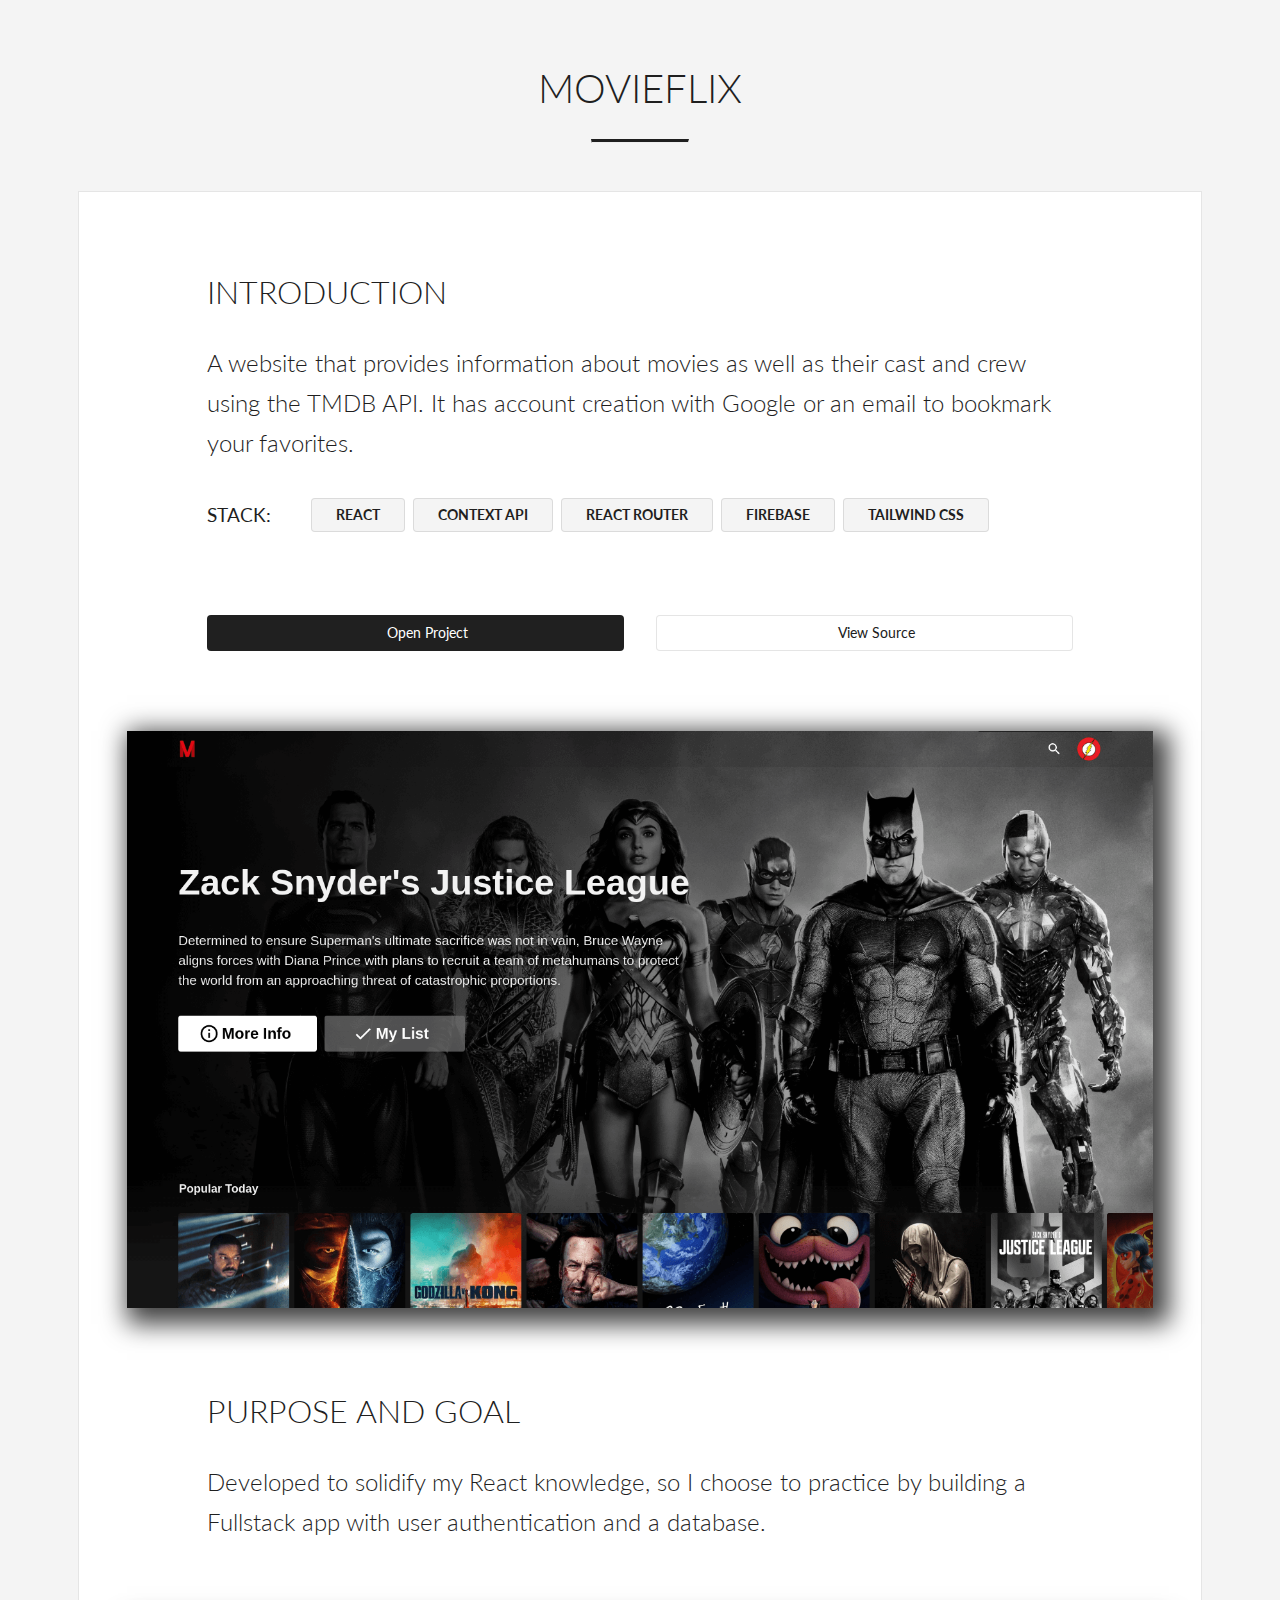
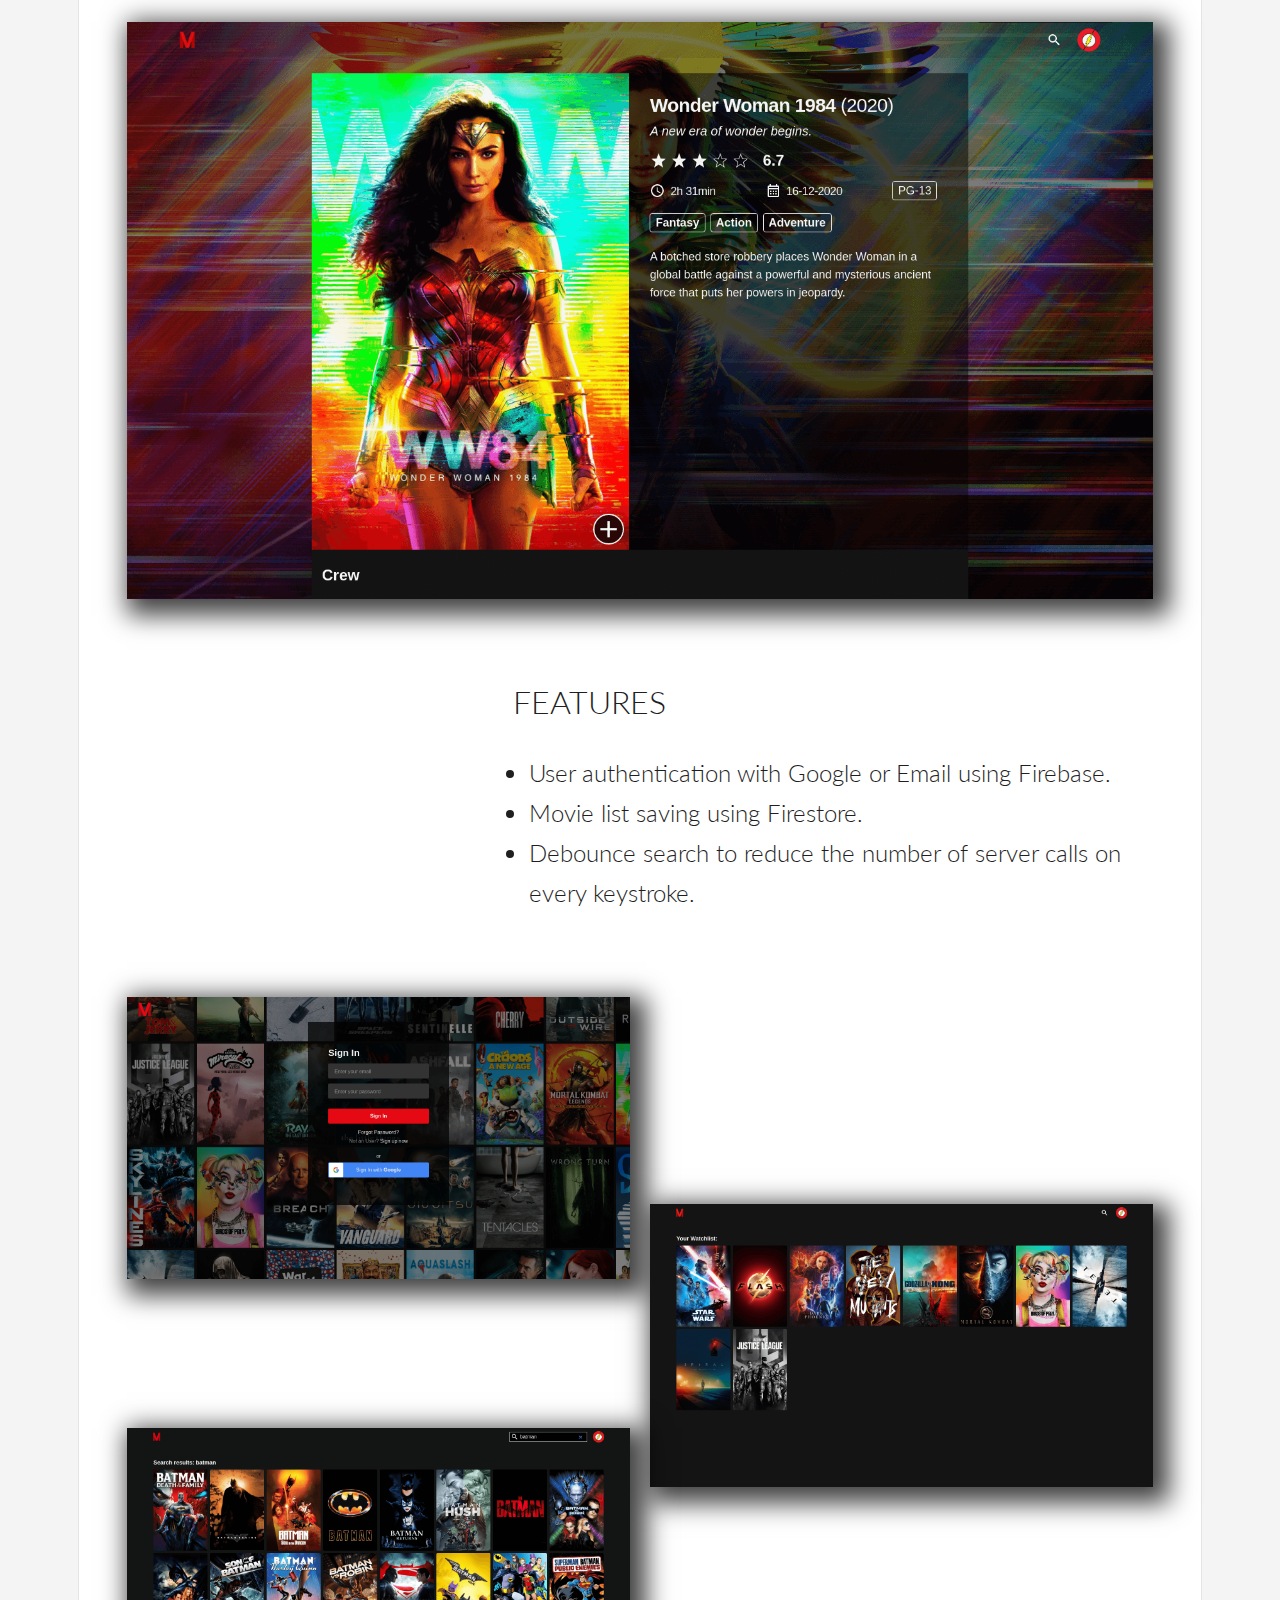
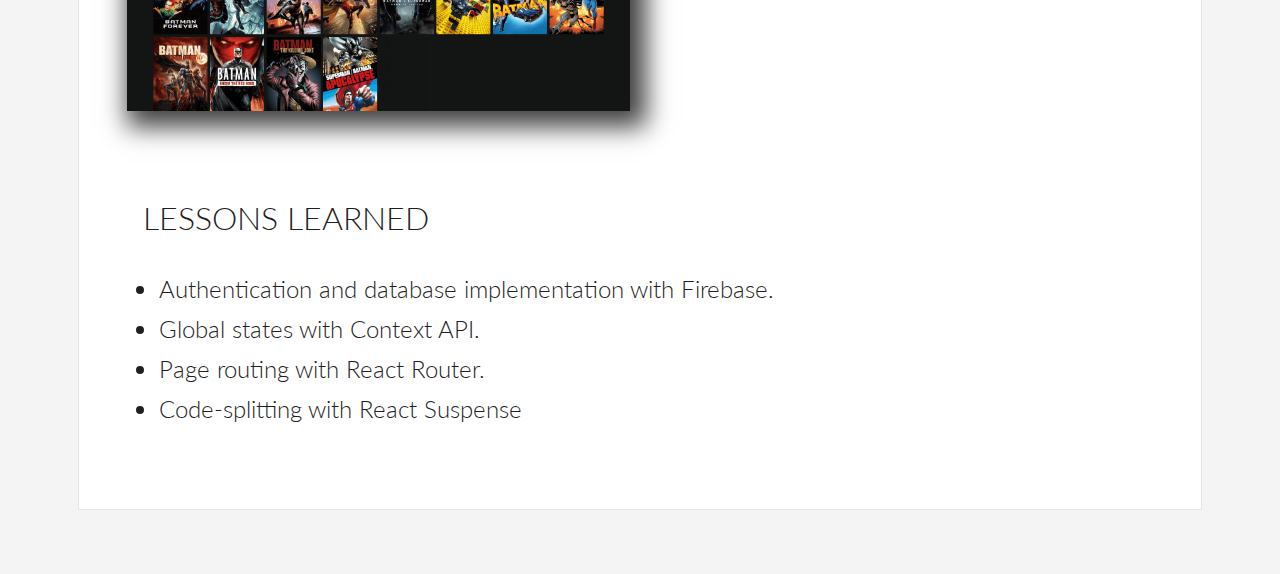
<file: movie-browser/index.html>
<!DOCTYPE html>
<html lang="en">
  <head>
    <meta charset="UTF-8" />
    <meta name="viewport" content="width=device-width, initial-scale=1.0" />
    <title>Projects - Movie Browser App</title>
    <link
      rel="stylesheet"
      href="https://fonts.googleapis.com/css?family=Lato:300,400,700"
    />
    <link rel="stylesheet" href="../projects-stylesheet.css" />
  </head>
  <body>
    <h1 class="title">MovieFlix</h1>
    <hr />
    <div class="container">
      <div class="card">
        <div class="center">
          <h3 class="subtitle">Introduction</h3>
          <p class="text">
            A website that provides information about movies as well as their
            cast and crew using the TMDB API. It has account creation with
            Google or an email to bookmark your favorites.
          </p>
          <ul class="list-container">
            <li class="stack-title">
              Stack:
              <ul class="stack">
                <li>React</li>
                <li>Context API</li>
                <li>React Router</li>
                <li>Firebase</li>
                <li>Tailwind CSS</li>
              </ul>
            </li>
          </ul>
          <div class="project-links">
            <a
              class="link-project"
              href="https://facundo-91.github.io/movie-browser-react"
              target="_blank"
              ><div class="link-icon"></div>
              Open Project</a
            >
            <a
              class="link-source"
              href="https://github.com/facundo-91/movie-browser-react"
              target="_blank"
              ><div class="github-icon"></div>
              View Source</a
            >
          </div>
        </div>
        <img src="main.png" class="img-main" />
        <div class="center">
          <h3 class="subtitle">Purpose and goal</h3>
          <p class="text">
            Developed to solidify my React knowledge, so I choose to practice by
            building a Fullstack app with user authentication and a database.
          </p>
        </div>
        <img src="movie-info.png" class="img-main-2" />
        <div class="right">
          <h3 class="subtitle">Features</h3>
          <ul class="list">
            <li>User authentication with Google or Email using Firebase.</li>
            <li>Movie list saving using Firestore.</li>
            <li>
              Debounce search to reduce the number of server calls on every
              keystroke.
            </li>
          </ul>
        </div>
        <div class="grid-3">
          <img src="signin.png" class="grid-3-img-1" />
          <img src="watchlist.png" class="grid-3-img-2" />
          <img src="movie-search.png" class="grid-3-img-3" />
        </div>
        <div class="left">
          <h3 class="subtitle">Lessons Learned</h3>
          <ul class="list">
            <li>Authentication and database implementation with Firebase.</li>
            <li>Global states with Context API.</li>
            <li>Page routing with React Router.</li>
            <li>Code-splitting with React Suspense</li>
          </ul>
        </div>
      </div>
    </div>
  </body>
</html>
</file>
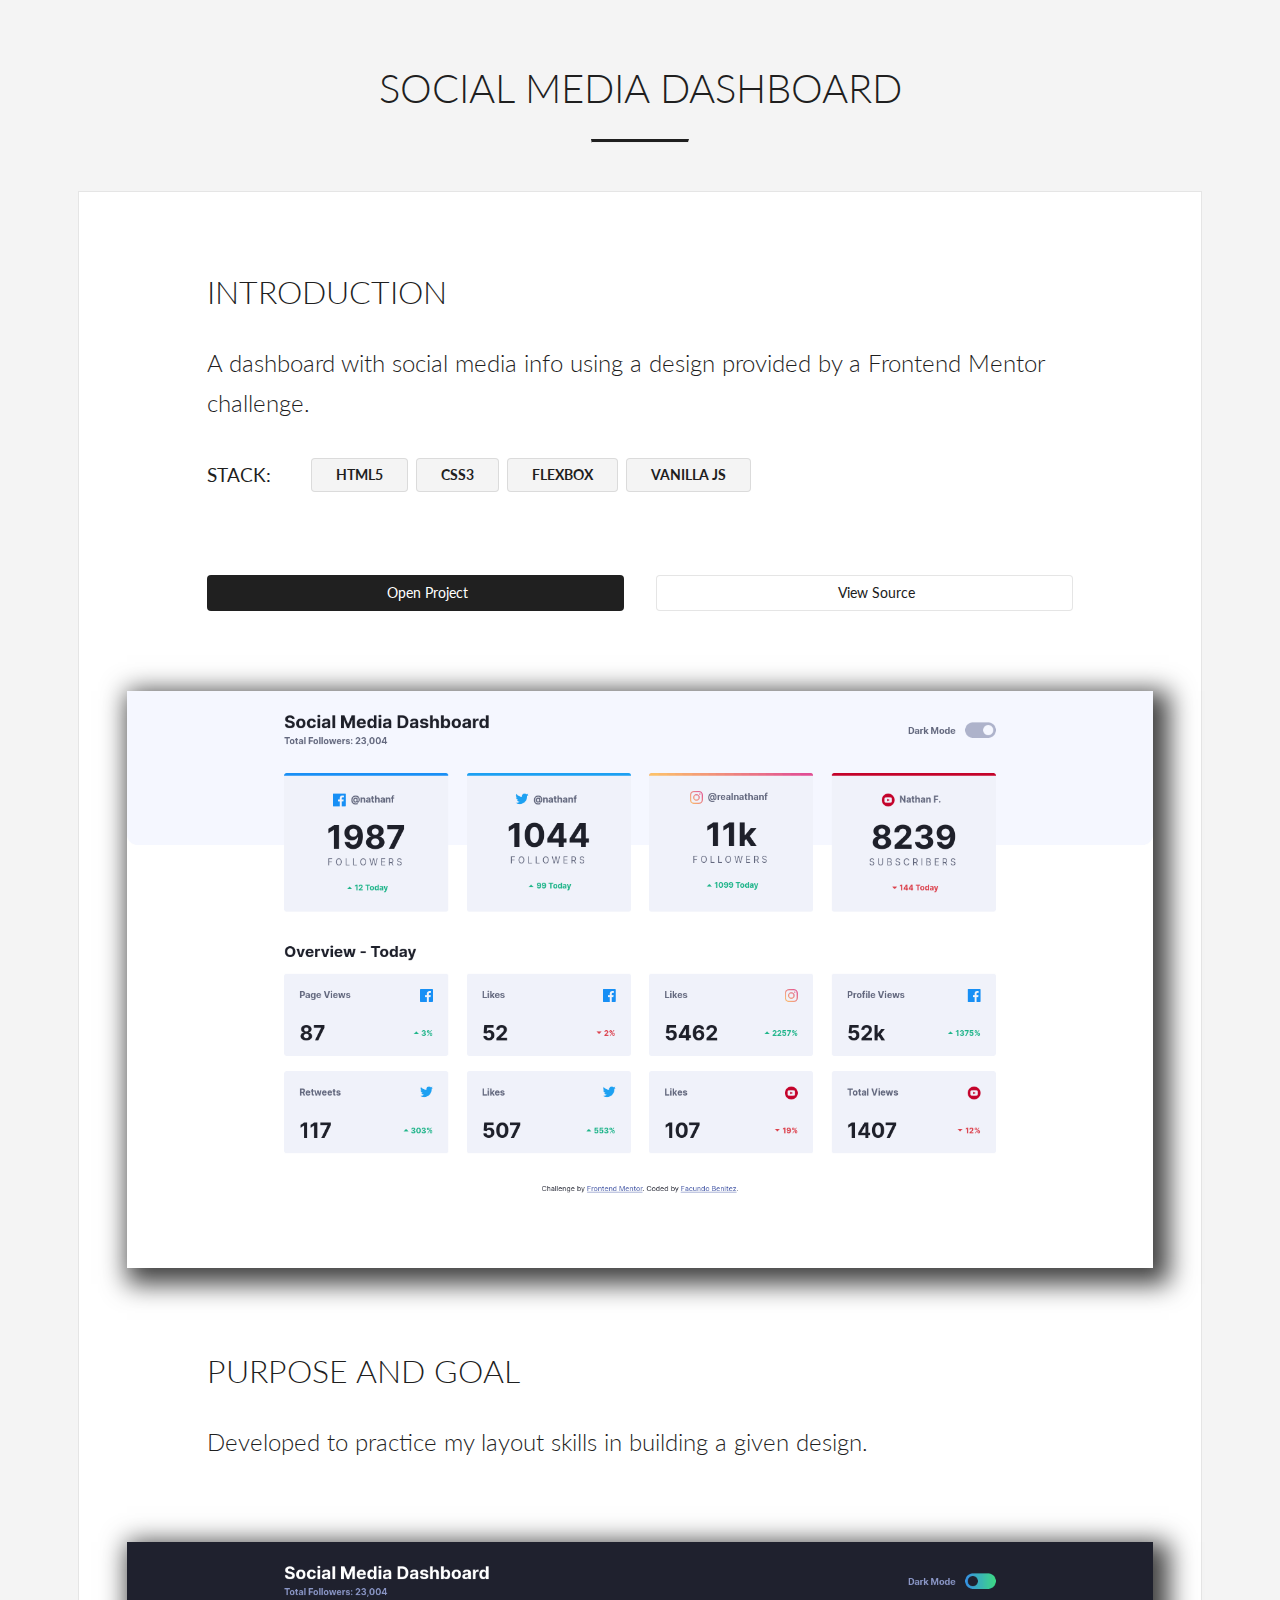
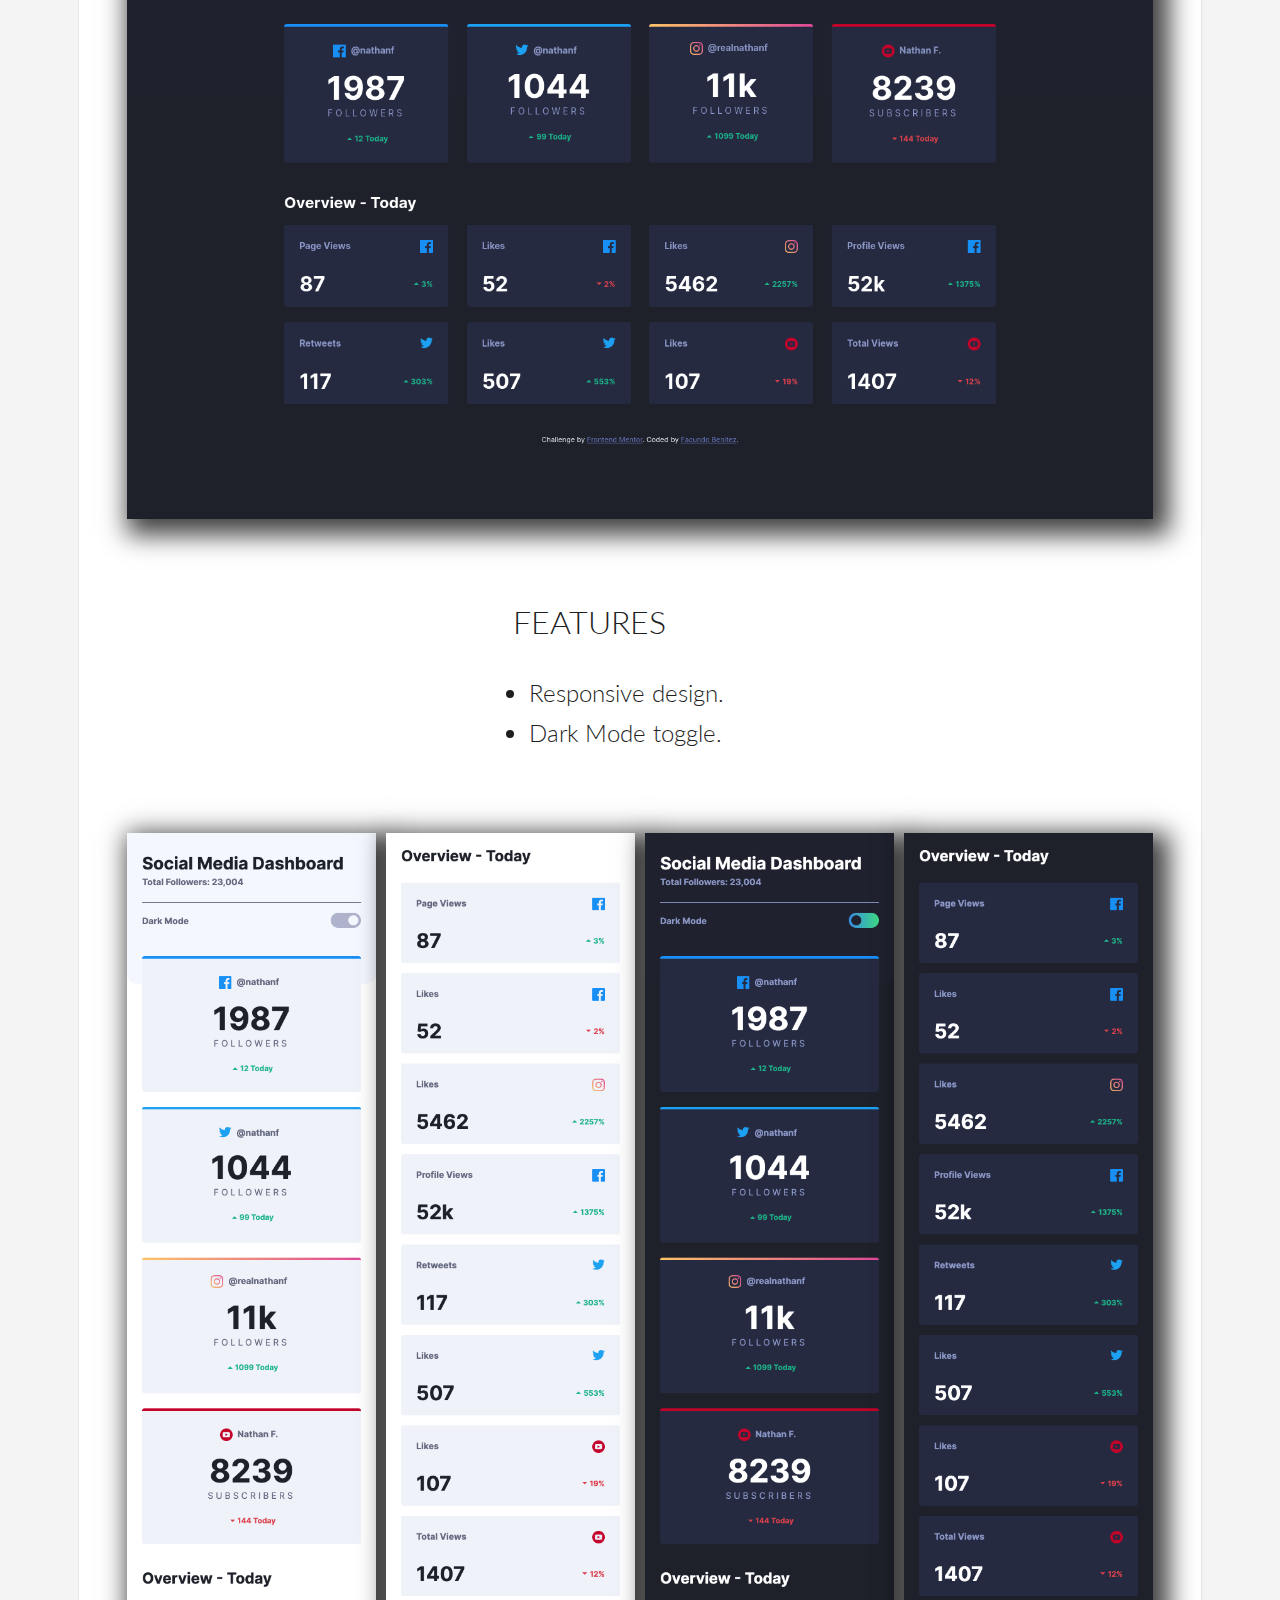
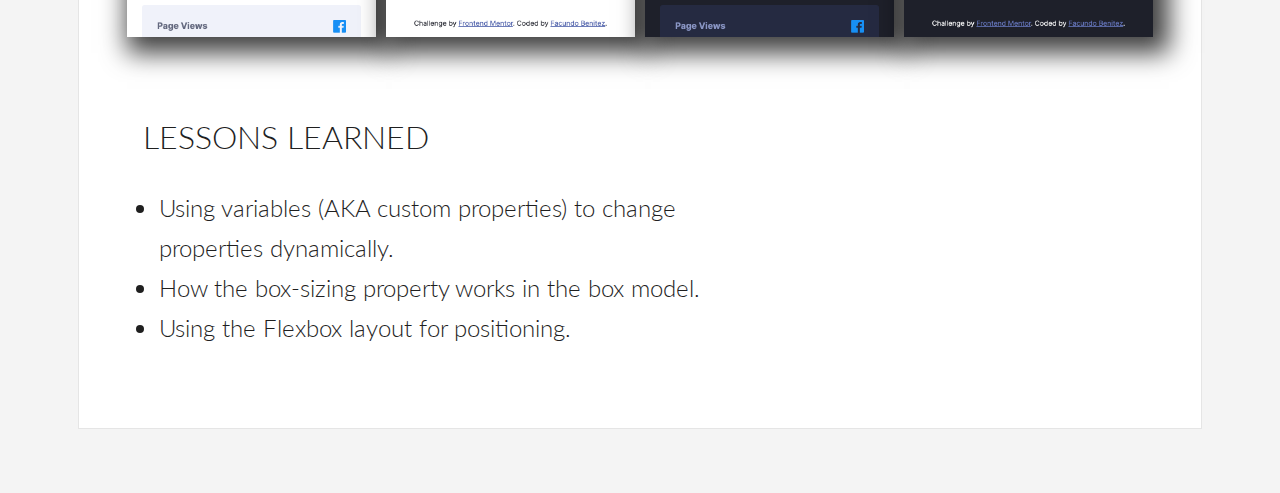
<file: social-dashboard/index.html>
<!DOCTYPE html>
<html lang="en">
  <head>
    <meta charset="UTF-8" />
    <meta name="viewport" content="width=device-width, initial-scale=1.0" />
    <title>Projects - Social Media Dashboard</title>
    <link
      rel="stylesheet"
      href="https://fonts.googleapis.com/css?family=Lato:300,400,700"
    />
    <link rel="stylesheet" href="../projects-stylesheet.css" />
  </head>
  <body>
    <h1 class="title">Social Media Dashboard</h1>
    <hr />
    <div class="container">
      <div class="card">
        <div class="center">
          <h3 class="subtitle">Introduction</h3>
          <p class="text">
            A dashboard with social media info using a design provided by a
            Frontend Mentor challenge.
          </p>
          <ul class="list-container">
            <li class="stack-title">
              Stack:
              <ul class="stack">
                <li>HTML5</li>
                <li>CSS3</li>
                <li>Flexbox</li>
                <li>Vanilla JS</li>
              </ul>
            </li>
          </ul>
          <div class="project-links">
            <a
              class="link-project"
              href="https://facundo-91.github.io/fm-social-media-dashboard"
              target="_blank"
              ><div class="link-icon"></div>
              Open Project</a
            >
            <a
              class="link-source"
              href="https://github.com/facundo-91/fm-social-media-dashboard"
              target="_blank"
              ><div class="github-icon"></div>
              View Source</a
            >
          </div>
        </div>
        <img src="main.png" class="img-main" />
        <div class="center">
          <h3 class="subtitle">Purpose and goal</h3>
          <p class="text">
            Developed to practice my layout skills in building a given design.
          </p>
        </div>
        <img src="main-dark.png" class="img-main-2" />
        <div class="right">
          <h3 class="subtitle">Features</h3>
          <ul class="list">
            <li>Responsive design.</li>
            <li>Dark Mode toggle.</li>
          </ul>
        </div>
        <div class="grid-4">
          <img src="mobile-1.png" class="grid-4-img" />
          <img src="mobile-2.png" class="grid-4-img" />
          <img src="mobile-dark-1.png" class="grid-4-img" />
          <img src="mobile-dark-2.png" class="grid-4-img" />
        </div>
        <div class="left">
          <h3 class="subtitle">Lessons Learned</h3>
          <ul class="list">
            <li>
              Using variables (AKA custom properties) to change properties
              dynamically.
            </li>
            <li>How the box-sizing property works in the box model.</li>
            <li>Using the Flexbox layout for positioning.</li>
          </ul>
        </div>
      </div>
    </div>
  </body>
</html>
</file>
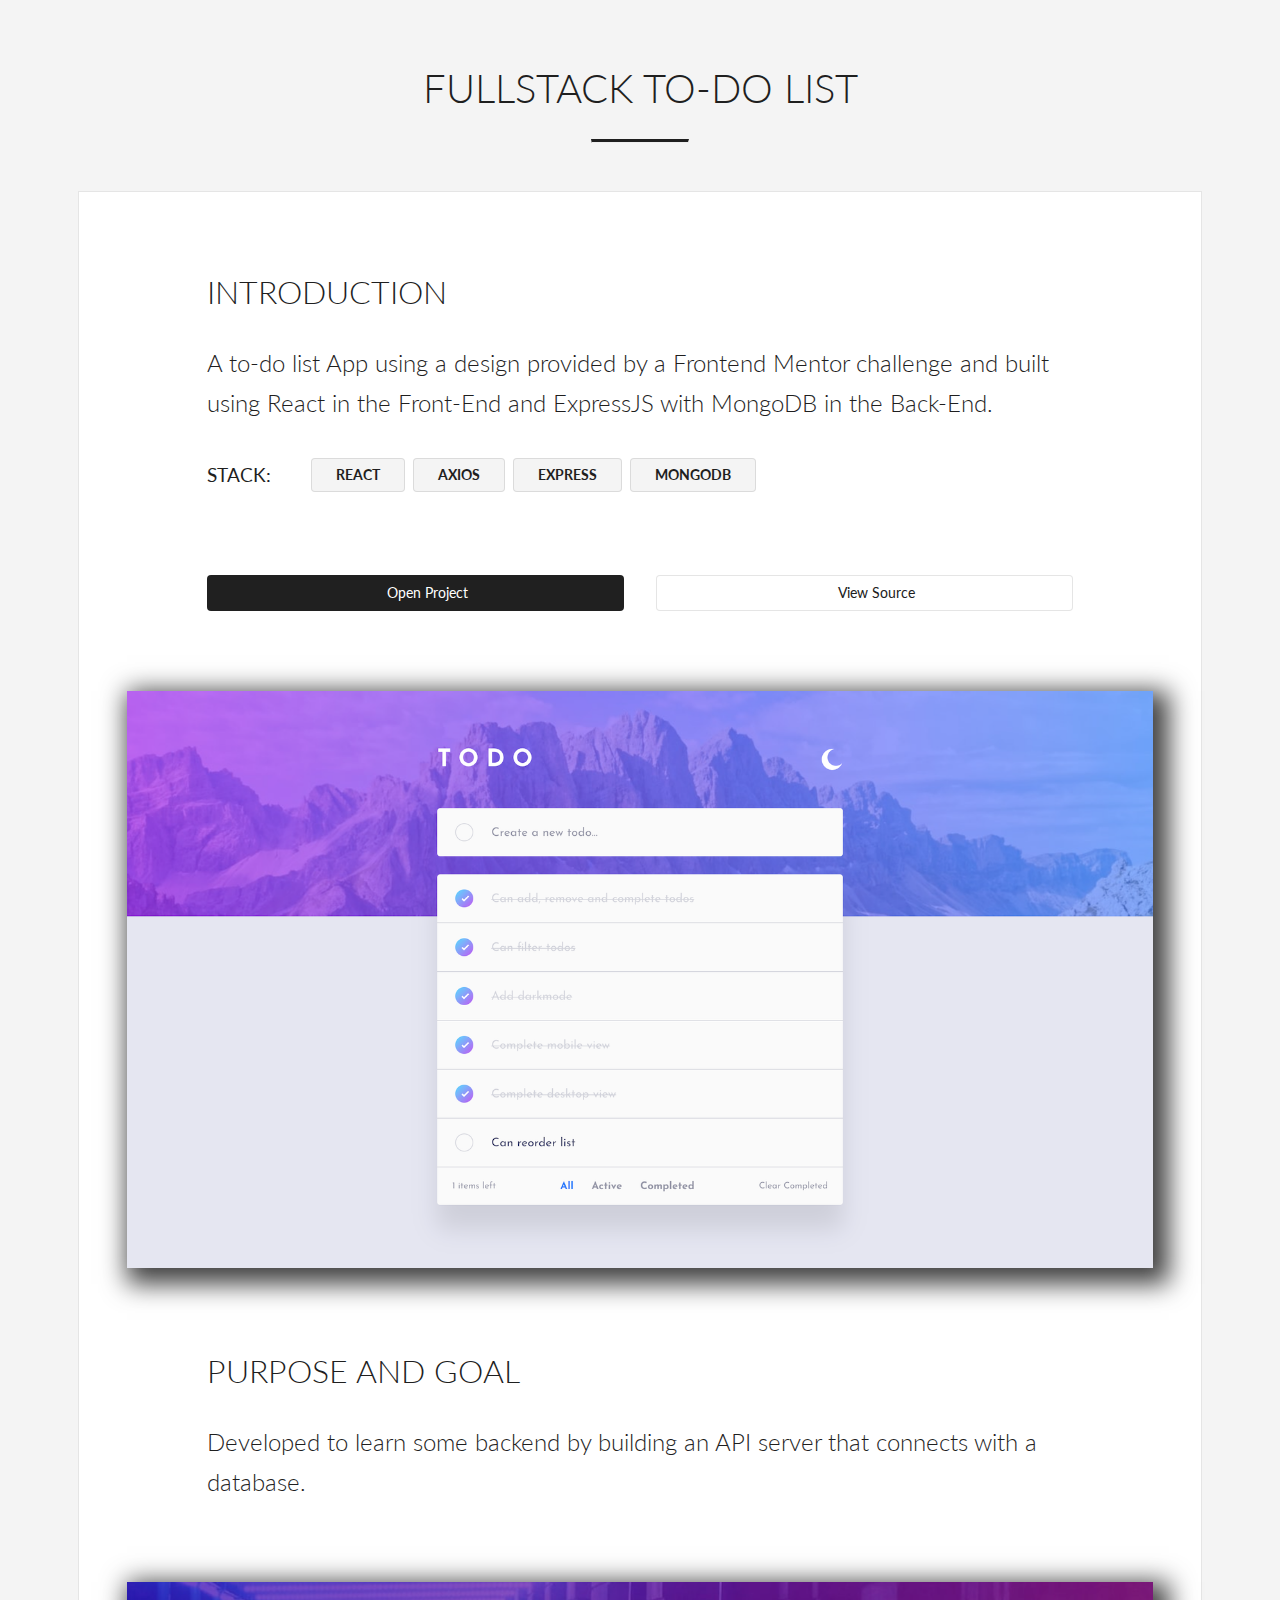
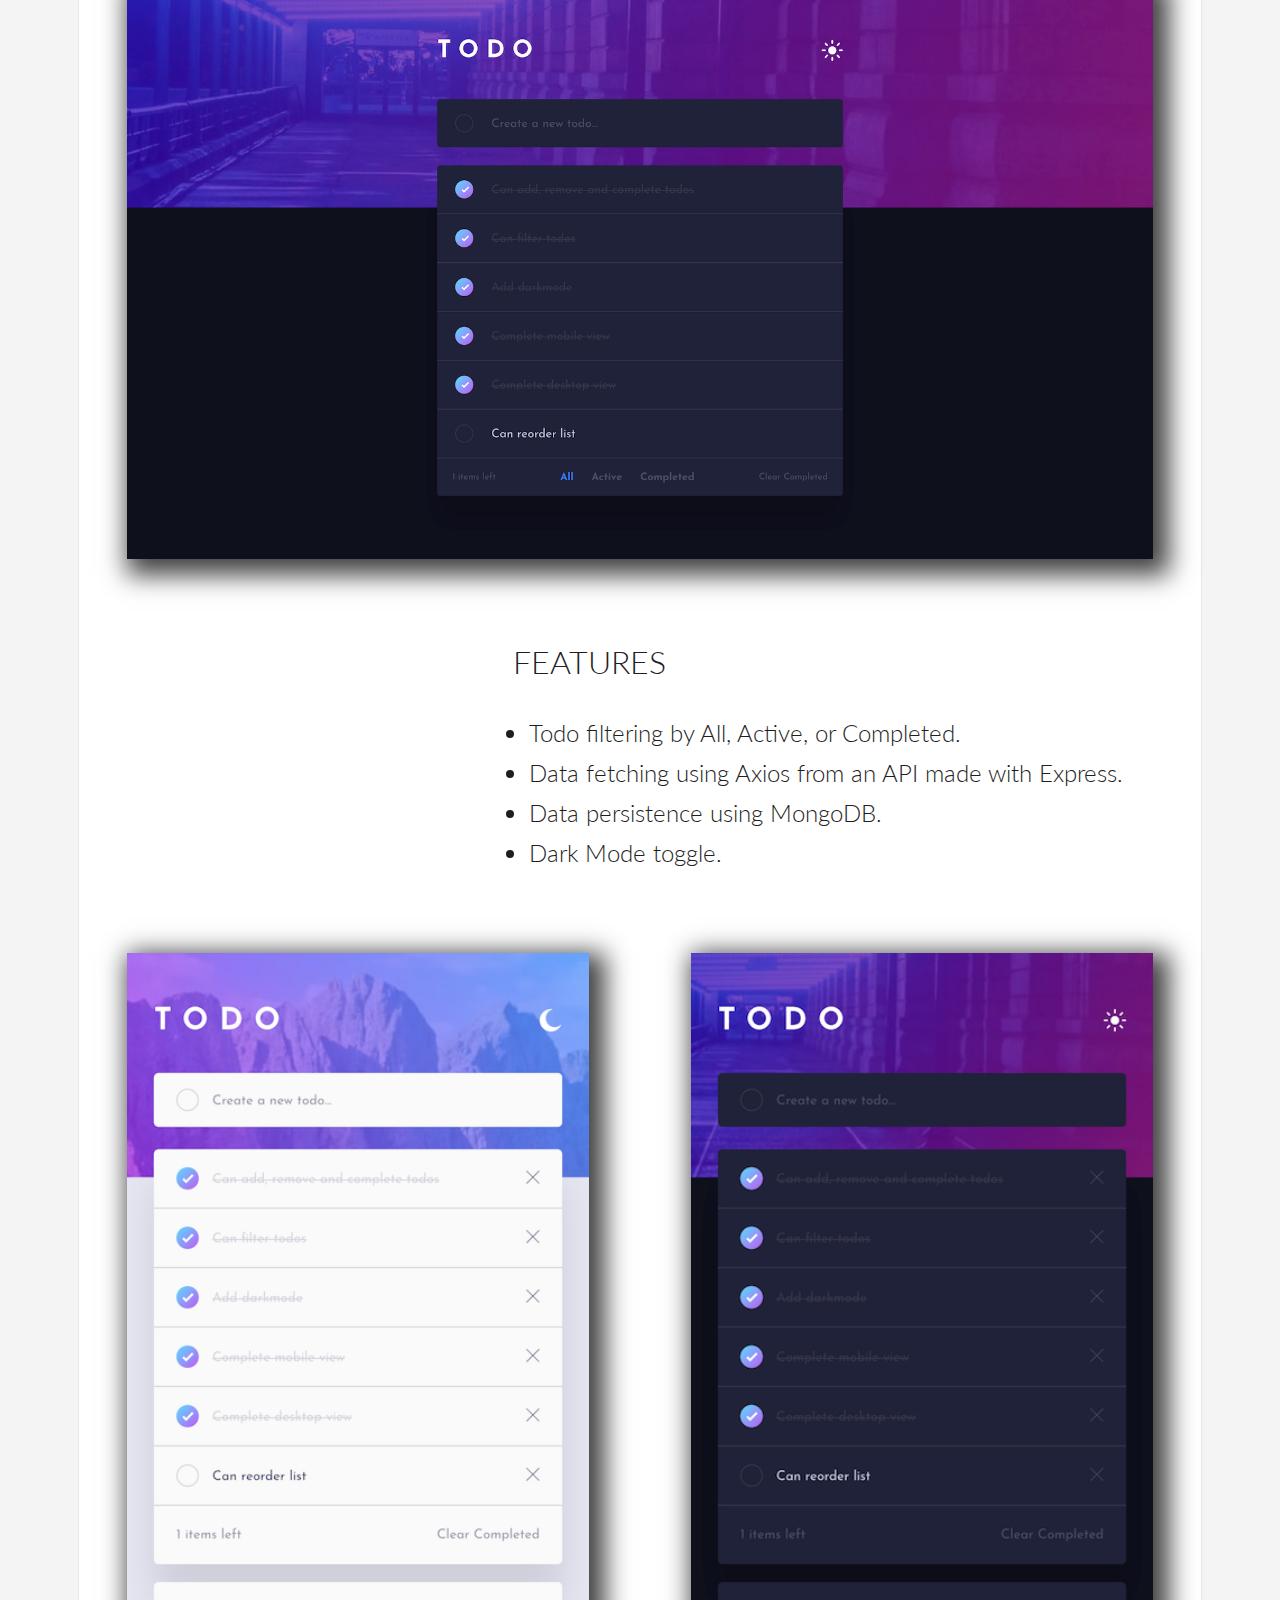
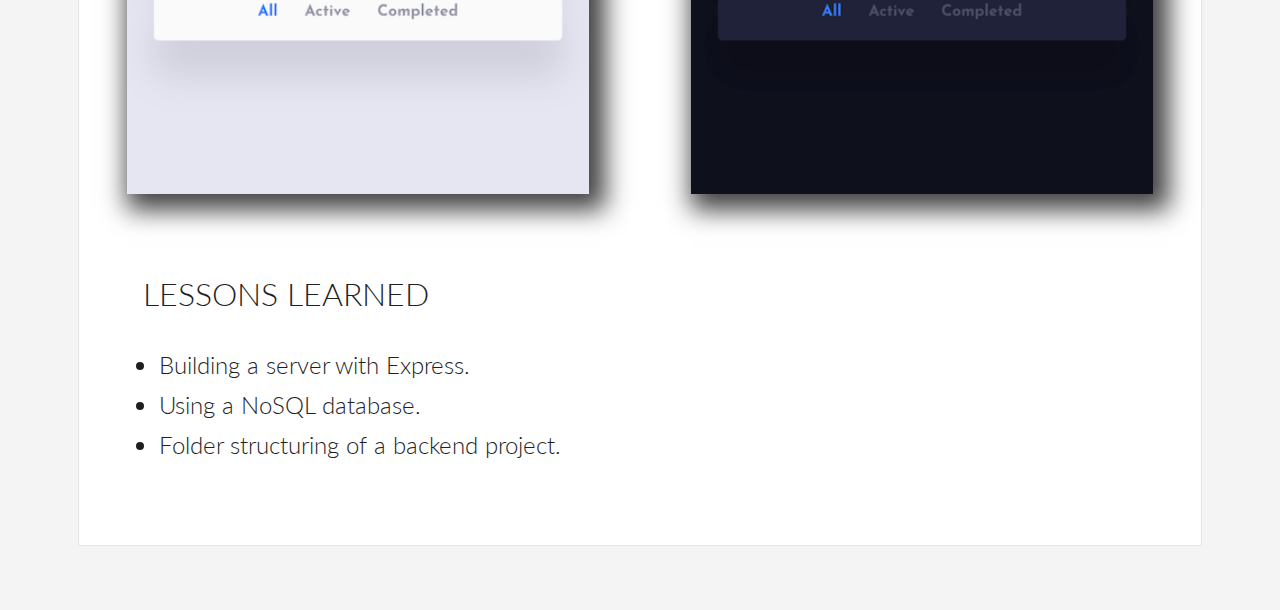
<file: todo-list/index.html>
<!DOCTYPE html>
<html lang="en">
  <head>
    <meta charset="UTF-8" />
    <meta name="viewport" content="width=device-width, initial-scale=1.0" />
    <title>Projects - To-Do App</title>
    <link
      rel="stylesheet"
      href="https://fonts.googleapis.com/css?family=Lato:300,400,700"
    />
    <link rel="stylesheet" href="../projects-stylesheet.css" />
  </head>
  <body>
    <h1 class="title">Fullstack To-Do List</h1>
    <hr />
    <div class="container">
      <div class="card">
        <div class="center">
          <h3 class="subtitle">Introduction</h3>
          <p class="text">
            A to-do list App using a design provided by a Frontend Mentor
            challenge and built using React in the Front-End and ExpressJS with
            MongoDB in the Back-End.
          </p>
          <ul class="list-container">
            <li class="stack-title">
              Stack:
              <ul class="stack">
                <li>React</li>
                <li>Axios</li>
                <li>Express</li>
                <li>MongoDB</li>
              </ul>
            </li>
          </ul>
          <div class="project-links">
            <a
              class="link-project"
              href="https://mern-todo-appx.vercel.app"
              target="_blank"
              ><div class="link-icon"></div>
              Open Project</a
            >
            <a
              class="link-source"
              href="https://github.com/facundo-91/mern-todo-app"
              target="_blank"
              ><div class="github-icon"></div>
              View Source</a
            >
          </div>
        </div>
        <img src="main.png" class="img-main" />
        <div class="center">
          <h3 class="subtitle">Purpose and goal</h3>
          <p class="text">
            Developed to learn some backend by building an API server that
            connects with a database.
          </p>
        </div>
        <img src="main-2.png" class="img-main-2" />
        <div class="right">
          <h3 class="subtitle">Features</h3>
          <ul class="list">
            <li>Todo filtering by All, Active, or Completed.</li>
            <li>Data fetching using Axios from an API made with Express.</li>
            <li>Data persistence using MongoDB.</li>
            <li>Dark Mode toggle.</li>
          </ul>
        </div>
        <div class="grid-2">
          <img src="mobile.png" class="grid-2-img-1" />
          <img src="mobile-dark.png" class="grid-2-img-2" />
        </div>
        <div class="left">
          <h3 class="subtitle">Lessons Learned</h3>
          <ul class="list">
            <li>Building a server with Express.</li>
            <li>Using a NoSQL database.</li>
            <li>Folder structuring of a backend project.</li>
          </ul>
        </div>
      </div>
    </div>
  </body>
</html>
</file>
<file: projects-stylesheet.css>
:root {
  --primary-color: #202020;
  --secundary-color: #fff;
  --primary-text-color: #1f1f1f;
  --secundary-text-color: #212529;
  --primary-bg-color: #fff;
  --secundary-bg-color: #f4f4f4;
  --border-color: rgba(0, 0, 0, 0.1);
  --form-bg-color: #fff;
  --form-sended-bg-color: #d4edda;
  --form-sended-text-color: #155724;
  --form-sended-border-color: #c3e6cb;
  --footer-section-bg-color: #272727;
  --footer-icon-color: #808080;
  --footer-text-color: #808080;
}
html {
  font-size: 100%;
}
body {
  font-family: "Lato", sans-serif;
  position: relative;
  color: var(--primary-text-color);
  background-color: var(--secundary-bg-color);
  margin: 4rem 0;
}
a:hover,
a:focus,
a:active,
a:visited,
a:link {
  text-decoration: none;
}
hr {
  width: 6rem;
  border-top: 3px solid var(--primary-text-color);
}
.container {
  margin: 3rem auto;
}
.card {
  margin: 0 0.5rem;
  padding: 0 1.5rem;
  background-color: var(--primary-bg-color);
  border: 1px solid var(--border-color);
}
.title {
  font-size: 2rem;
  font-weight: 300;
  text-align: center;
  text-transform: uppercase;
  color: var(--primary-text-color);
}
.subtitle {
  font-size: 1.6rem;
  font-weight: 300;
  text-align: center;
  text-transform: uppercase;
  color: var(--primary-text-color);
}
li {
  font-size: 1.25rem;
  font-weight: 300;
  line-height: 2.5rem;
  color: var(--primary-text-color);
}
.text {
  font-size: 1.25rem;
  font-weight: 300;
  line-height: 2rem;
  margin: 2rem 0;
}
.list-container {
  padding: 0;
}
.stack {
  display: flex;
  flex-wrap: wrap;
  gap: 0.5rem;
  align-items: center;
}
.stack li {
  font-size: 0.875rem;
  font-weight: 700;
  line-height: 2rem;
  list-style: none;
  text-transform: uppercase;
  border: 1px solid var(--border-color);
  border-radius: 0.25rem;
  padding: 0 1.5rem;
  background-color: var(--secundary-bg-color);
}
.stack-title {
  font-size: 1.2rem;
  font-weight: 400;
  display: flex;
  list-style: none;
  text-transform: uppercase;
}
.project-links {
  display: flex;
  flex-direction: column;
  justify-content: center;
  align-items: center;
  margin: 5rem 0;
  gap: 0.5rem;
}
.link-project,
.link-source {
  font-size: 0.875rem;
  display: flex;
  justify-content: center;
  border-radius: 4px;
  padding: 0.532rem 0;
  width: 100%;
}
.link-project {
  background-color: var(--primary-color);
  color: var(--secundary-color);
  border: 1px solid transparent;
}
.link-source {
  background-color: var(--secundary-color);
  color: var(--primary-color);
  border: 1px solid var(--border-color);
}
.github-icon,
.link-icon {
  width: 1rem;
  height: 1rem;
  margin: 0 0.25rem;
  background-size: 1rem 1rem;
}
.github-icon {
  background-image: url("https://icongr.am/fontawesome/github.svg?size=32&color=202020");
}
.link-icon {
  background-image: url("https://icongr.am/fontawesome/link.svg?size=32&color=ffffff");
}
@media (hover: hover) {
  .link-project:hover {
    background-color: rgba(32, 32, 32, 0.9);
    color: #fff;
  }
  .link-source:hover {
    background-color: #dadce0;
    color: #263238;
  }
}
.left,
.right,
.center {
  margin: 5rem 0;
}
.list {
  padding-left: 1rem;
}
.grid-2 {
  display: grid;
  grid: 1fr / 1fr;
  gap: 1% 0;
}
.grid-3 {
  display: grid;
  grid: 1fr / 1fr;
  gap: 2%;
  margin-bottom: 18%;
}
.grid-4 {
  display: grid;
  grid: 50% / 1fr 1fr;
  gap: 1%;
}
.grid-2-img-1,
.grid-2-img-2,
.grid-3-img-1,
.grid-3-img-2,
.grid-3-img-3,
.grid-4-img,
.img-main,
.img-main-2,
.img-main-3 {
  box-shadow: 0.5rem 0.5rem 1.5rem 0.5rem rgba(0, 0, 0, 0.75);
  width: 100%;
  height: auto;
}

/*==================================================*/
/*=================== RESPONSIVE ===================*/

/* TABLETS */
@media (min-width: 768px) {
}
/* DESKTOPS */
@media (min-width: 992px) {
  .container {
    max-width: 960px;
  }
  .card {
    padding: 0 3rem;
  }
  .title {
    font-size: 2.5rem;
  }
  .subtitle {
    font-size: 2rem;
    text-align: left;
  }
  li {
    font-size: 1.5rem;
  }
  .text {
    font-size: 1.5rem;
    line-height: 2.5rem;
  }
  .project-links {
    flex-direction: row;
    gap: 0 2rem;
  }
  .left {
    margin: 5rem auto 5rem 1rem;
    max-width: 40rem;
  }
  .right {
    margin: 5rem 0 5rem auto;
    max-width: 40rem;
  }
  .center {
    margin: 5rem;
  }
  .grid-2 {
    grid: 1fr / 1fr 1fr;
    gap: 0 10%;
  }
  .grid-3 {
    grid: repeat(3, 1fr) / 1fr 1fr;
    margin-top: -7%;
    margin-bottom: -5%;
  }
  .grid-3-img-1 {
    grid-row-start: 1;
    grid-row-end: 3;
    margin-top: 15%;
  }
  .grid-3-img-2 {
    grid-row-start: -3;
    grid-row-end: -2;
  }
  .grid-3-img-3 {
    grid-row-start: 3;
    grid-row-end: 4;
    margin-top: -15%;
  }
  .grid-4 {
    grid: 1fr / repeat(4, 1fr);
  }
}
/* LARGE DESKTOPS */
@media (min-width: 1200px) {
  .container {
    max-width: 1140px;
  }
}

/* DARK MODE */
@media (prefers-color-scheme: dark) {
  :root {
    --primary-color: #ffffff;
    --secundary-color: #181818;
    --primary-text-color: #e0e0e0;
    --secundary-text-color: #aaa;
    --primary-bg-color: #181818;
    --secundary-bg-color: #212121;
    --border-color: rgba(255, 255, 255, 0.1);
    --form-bg-color: #000;
  }
  .github-icon {
    background-image: url("https://icongr.am/fontawesome/github.svg?size=32&color=ffffff");
    background-size: 1rem 1rem;
  }
  .link-icon {
    background-image: url("https://icongr.am/fontawesome/link.svg?size=32&color=202020");
    background-size: 1rem 1rem;
  }
  .img-1,
  .img-2,
  .img-3 {
    box-shadow: 0.5rem 0.5rem 1.5rem 0.5rem rgba(0, 0, 0, 0.9);
  }
}
@media (hover: hover) and (prefers-color-scheme: dark) {
  .link-project:hover {
    background-color: #e0e0e0;
    color: #000;
  }
  .link-source:hover {
    background-color: var(--primary-bg-color);
    color: var(--primary-color);
    border-color: var(--primary-color);
  }
}
</file>
